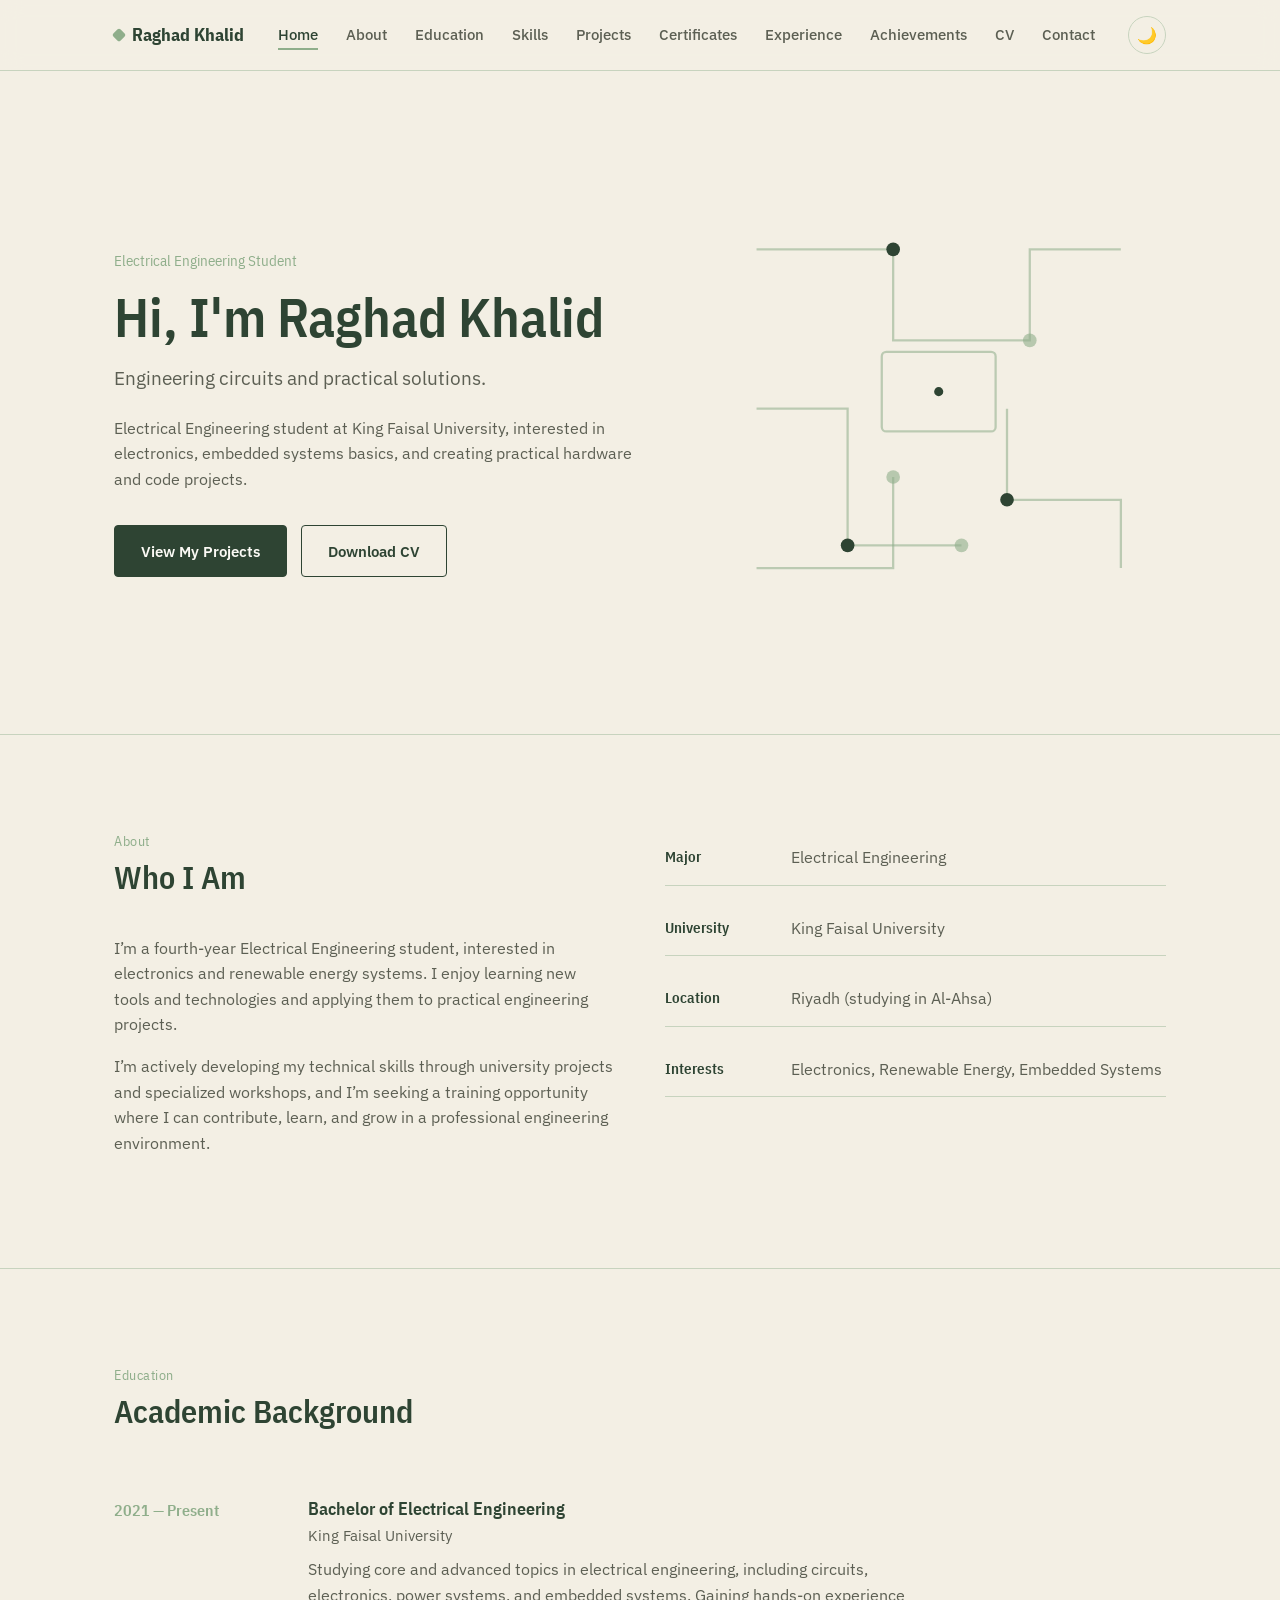
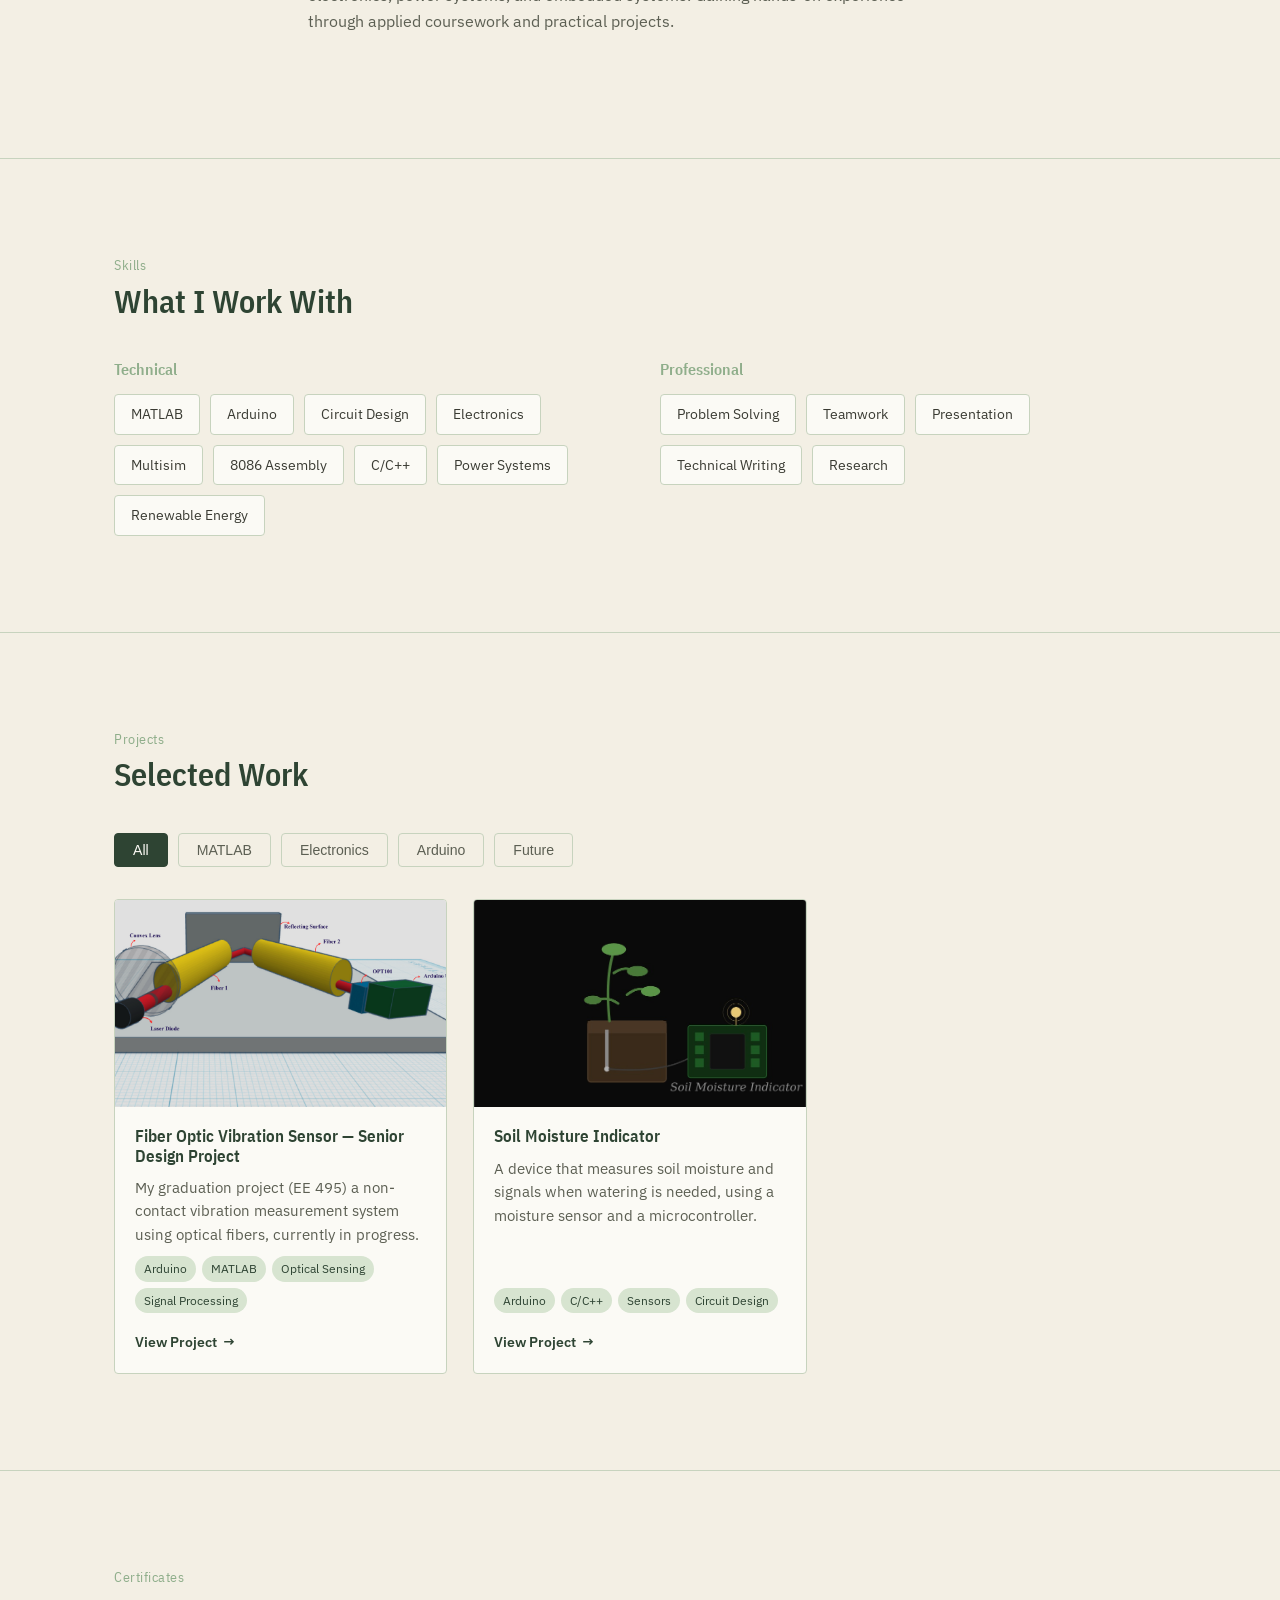
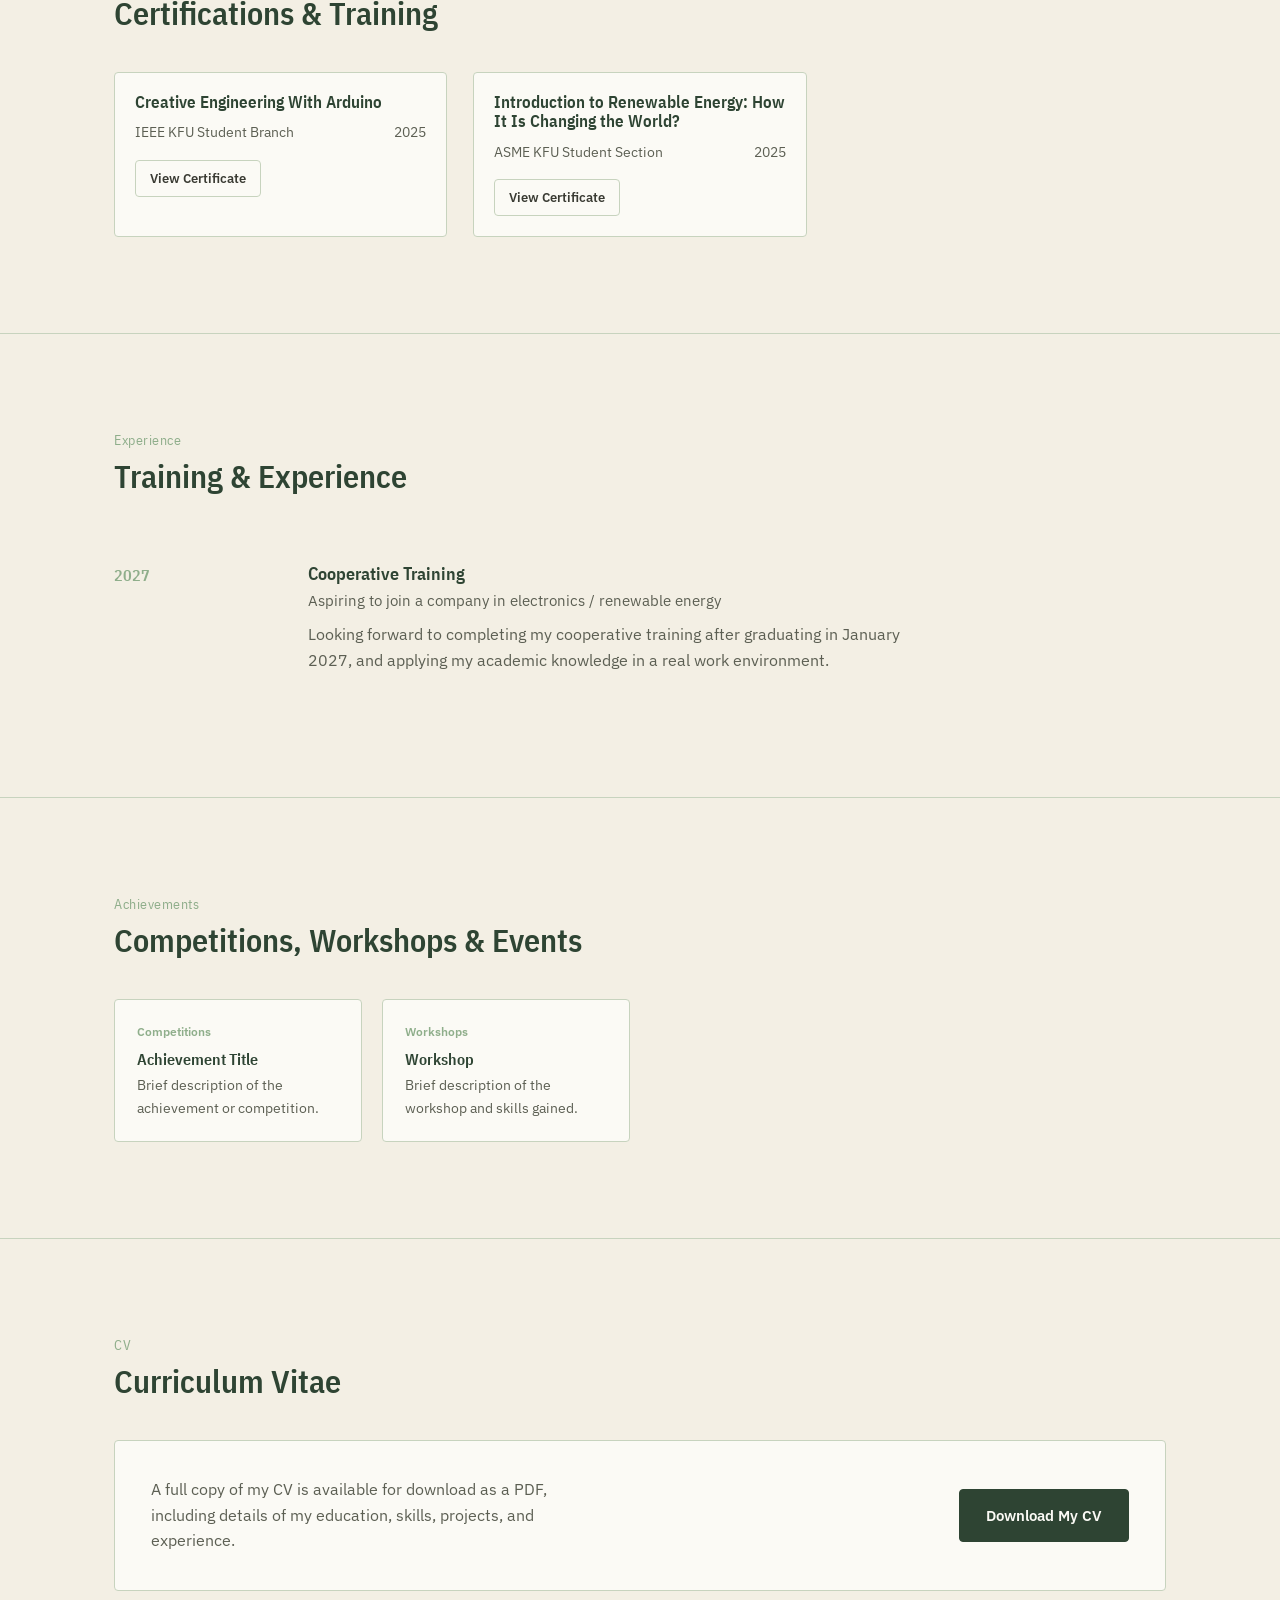
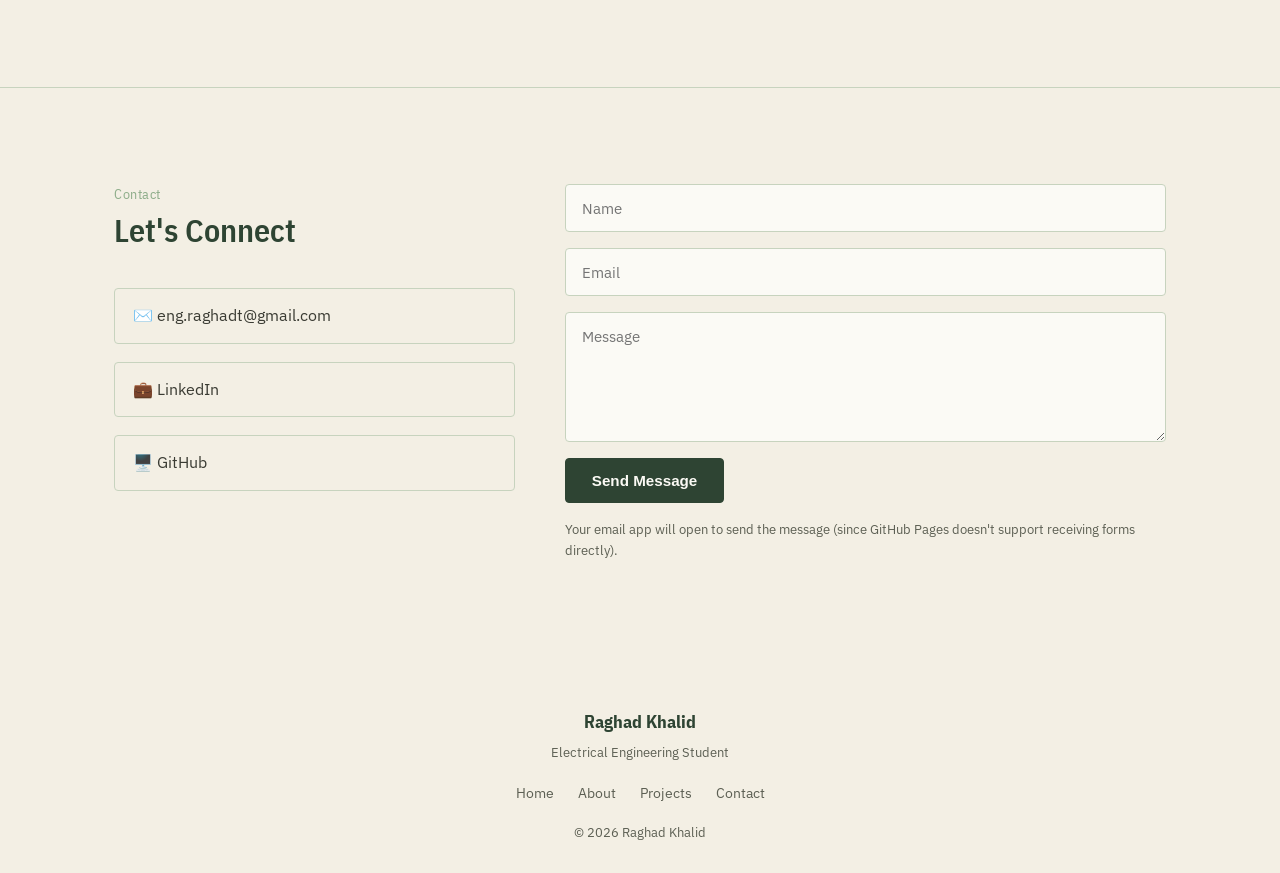
<file: index.html>
<!DOCTYPE html>
<html lang="en">
<head>
<meta charset="UTF-8">
<meta name="viewport" content="width=device-width, initial-scale=1.0">
<title>Raghad Khalid — Electrical Engineering Student</title>
<meta name="description" content="Portfolio & CV of Raghad Khalid, Electrical Engineering student at King Faisal University.">
<link rel="stylesheet" href="assets/css/style.css">
</head>
<body>

<!-- ===================== NAVBAR ===================== -->
<header class="navbar">
  <div class="nav-inner">
    <a href="#home" class="nav-brand"><span class="chip"></span> Raghad Khalid</a>
    <ul class="nav-links" id="navLinks">
      <li><a href="#home">Home</a></li>
      <li><a href="#about">About</a></li>
      <li><a href="#education">Education</a></li>
      <li><a href="#skills">Skills</a></li>
      <li><a href="#projects">Projects</a></li>
      <li><a href="#certificates">Certificates</a></li>
      <li><a href="#experience">Experience</a></li>
      <li><a href="#achievements">Achievements</a></li>
      <li><a href="#cv">CV</a></li>
      <li><a href="#contact">Contact</a></li>
    </ul>
    <div class="nav-actions">
      <button id="themeToggle" class="theme-toggle" aria-label="Toggle dark mode">🌙</button>
      <button id="menuToggle" class="menu-toggle" aria-label="Open menu">☰</button>
    </div>
  </div>
</header>

<!-- ===================== HERO ===================== -->
<section id="home" class="hero">
  <div class="container hero-grid">
    <div>
      <div class="hero-eyebrow">Electrical Engineering Student</div>
      <h1>Hi, I'm Raghad Khalid</h1>
      <p class="role">Engineering circuits and practical solutions.</p>
      <p class="bio">
        Electrical Engineering student at King Faisal University, interested in electronics, embedded systems basics, and creating practical hardware and code projects.
      </p>
      <div class="btn-row">
        <a href="#projects" class="btn btn-primary">View My Projects</a>
        <a href="assets/cv/Raghad-Khalid-CV.pdf" class="btn btn-outline" download>Download CV</a>
      </div>
    </div>
    <div class="hero-visual">
      <svg viewBox="0 0 400 400" width="100%" height="100%" aria-hidden="true">
        <defs>
          <style>
            .circuit-line{stroke:var(--accent);stroke-width:2;fill:none;opacity:0.55;}
            .circuit-dot{fill:var(--accent-strong);}
            .circuit-dot-soft{fill:var(--accent);opacity:0.6;}
          </style>
        </defs>
        <path class="circuit-line" d="M40 60 H160 V140 H280 V60 H360"></path>
        <path class="circuit-line" d="M40 200 H120 V320 H220"></path>
        <path class="circuit-line" d="M260 200 V280 H360 V340"></path>
        <path class="circuit-line" d="M40 340 H160 V260"></path>
        <circle class="circuit-dot" cx="160" cy="60" r="6"></circle>
        <circle class="circuit-dot-soft" cx="280" cy="140" r="6"></circle>
        <circle class="circuit-dot" cx="120" cy="320" r="6"></circle>
        <circle class="circuit-dot-soft" cx="220" cy="320" r="6"></circle>
        <circle class="circuit-dot" cx="260" cy="280" r="6"></circle>
        <circle class="circuit-dot-soft" cx="160" cy="260" r="6"></circle>
        <rect x="150" y="150" width="100" height="70" rx="4" class="circuit-line"></rect>
        <circle class="circuit-dot" cx="200" cy="185" r="4"></circle>
      </svg>
    </div>
  </div>
</section>

<!-- ===================== ABOUT ===================== -->
<section id="about">
  <div class="container about-grid">
    <div class="about-text reveal">
      <div class="section-label">About</div>
      <h2 class="section-title">Who I Am</h2>
      <p>
        I’m a fourth‑year Electrical Engineering student, interested in electronics and renewable energy systems. I enjoy learning new tools and technologies and applying them to practical engineering projects.
      </p>
      <p>
       I’m actively developing my technical skills through university projects and specialized workshops, and I’m seeking a training opportunity where I can contribute, learn, and grow in a professional engineering environment.
      </p>
    </div>
    <div class="info-list reveal">
      <div class="info-row"><span class="k">Major</span><span class="v">Electrical Engineering</span></div>
      <div class="info-row"><span class="k">University</span><span class="v">King Faisal University</span></div>
      <div class="info-row"><span class="k">Location</span><span class="v">Riyadh (studying in Al‑Ahsa)</span></div>
      <div class="info-row"><span class="k">Interests</span><span class="v">Electronics, Renewable Energy, Embedded Systems</span></div>
    </div>
  </div>
</section>

<!-- ===================== EDUCATION ===================== -->
<section id="education">
  <div class="container">
    <div class="section-label">Education</div>
    <h2 class="section-title">Academic Background</h2>
    <div class="timeline">
      <div class="timeline-item reveal in">
        <div class="timeline-date">2021 — Present</div>
        <div class="timeline-content">
          <h3>Bachelor of Electrical Engineering</h3>
          <div class="org">King Faisal University</div>
          <p>
            Studying core and advanced topics in electrical engineering, including circuits, electronics, power systems, and embedded systems. Gaining hands‑on experience through applied coursework and practical projects.
          </p>
        </div>
      </div>
    </div>
  </div>
</section>

<!-- ===================== SKILLS ===================== -->
<section id="skills">
  <div class="container">
    <div class="section-label">Skills</div>
    <h2 class="section-title">What I Work With</h2>
    <div class="skills-groups">
      <div class="skills-group reveal in">
        <h3>Technical</h3>
        <div class="skill-tags">
          <span class="skill-tag">MATLAB</span>
          <span class="skill-tag">Arduino</span>
          <span class="skill-tag">Circuit Design</span>
          <span class="skill-tag">Electronics</span>
          <span class="skill-tag">Multisim</span>
          <span class="skill-tag">8086 Assembly</span>
          <span class="skill-tag">C/C++</span>
          <span class="skill-tag">Power Systems</span>
          <span class="skill-tag">Renewable Energy</span>
        </div>
      </div>
      <div class="skills-group reveal in">
        <h3>Professional</h3>
        <div class="skill-tags">
          <span class="skill-tag">Problem Solving</span>
          <span class="skill-tag">Teamwork</span>
          <span class="skill-tag">Presentation</span>
          <span class="skill-tag">Technical Writing</span>
          <span class="skill-tag">Research</span>
        </div>
      </div>
    </div>
  </div>
</section>

<!-- ===================== PROJECTS ===================== -->
<section id="projects">
  <div class="container">
    <div class="section-label">Projects</div>
    <h2 class="section-title">Selected Work</h2>
    <div class="filter-bar">
      <button class="filter-btn active" data-filter="all">All</button>
      <button class="filter-btn" data-filter="matlab">MATLAB</button>
      <button class="filter-btn" data-filter="electronics">Electronics</button>
      <button class="filter-btn" data-filter="arduino">Arduino</button>
      <button class="filter-btn" data-filter="future">Future</button>
    </div>
    <div class="card-grid" id="projectsGrid"><!-- populated by JS from assets/js/data.js --></div>
  </div>
</section>

<!-- ===================== CERTIFICATES ===================== -->
<section id="certificates">
  <div class="container">
    <div class="section-label">Certificates</div>
    <h2 class="section-title">Certifications & Training</h2>
    <div class="card-grid" id="certificatesGrid"><!-- populated by JS --></div>
  </div>
</section>

<!-- ===================== EXPERIENCE ===================== -->
<section id="experience">
  <div class="container">
    <div class="section-label">Experience</div>
    <h2 class="section-title">Training & Experience</h2>
    <div class="timeline" id="experienceTimeline"><!-- populated by JS --></div>
  </div>
</section>

<!-- ===================== ACHIEVEMENTS ===================== -->
<section id="achievements">
  <div class="container">
    <div class="section-label">Achievements</div>
    <h2 class="section-title">Competitions, Workshops & Events</h2>
    <div class="ach-grid" id="achievementsGrid"><!-- populated by JS --></div>
  </div>
</section>

<!-- ===================== CV ===================== -->
<section id="cv">
  <div class="container">
    <div class="section-label">CV</div>
    <h2 class="section-title">Curriculum Vitae</h2>
    <div class="cv-box reveal in">
      <p>
        A full copy of my CV is available for download as a PDF, including details of my
        education, skills, projects, and experience.
      </p>
      <a href="assets/cv/Raghad-Khalid-CV.pdf" class="btn btn-primary" download>Download My CV</a>
    </div>
  </div>
</section>

<!-- ===================== CONTACT ===================== -->
<section id="contact" style="border-bottom:none;">
  <div class="container contact-grid">
    <div class="reveal in">
      <div class="section-label">Contact</div>
      <h2 class="section-title">Let's Connect</h2>
      <div class="contact-links">
        <a href="mailto:eng.raghadt@gmail.com">✉️ eng.raghadt@gmail.com</a>
        <a href="https://linkedin.com/in/your-profile" target="_blank" rel="noopener">💼 LinkedIn</a>
        <a href="https://github.com/your-username" target="_blank" rel="noopener">🖥️ GitHub</a>
      </div>
    </div>
    <form class="contact-form reveal in" id="contactForm">
      <input type="text" id="cf-name" placeholder="Name" required>
      <input type="email" id="cf-email" placeholder="Email" required>
      <textarea id="cf-message" placeholder="Message" required></textarea>
      <button type="submit" class="btn btn-primary">Send Message</button>
      <p class="form-note">Your email app will open to send the message (since GitHub Pages doesn't support receiving forms directly).</p>
    </form>
  </div>
</section>

<!-- ===================== FOOTER ===================== -->
<footer>
  <div class="container">
    <div class="nav-brand" style="justify-content:center;">Raghad Khalid</div>
    <p class="copy" style="margin-top:6px;">Electrical Engineering Student</p>
    <div class="foot-links">
      <a href="#home">Home</a>
      <a href="#about">About</a>
      <a href="#projects">Projects</a>
      <a href="#contact">Contact</a>
    </div>
    <p class="copy">© 2026 Raghad Khalid</p>
  </div>
</footer>

<button id="backToTop" aria-label="Back to top">↑</button>

<script src="assets/js/data.js"></script>
<script src="assets/js/main.js"></script>
</body>
</html>
</file>
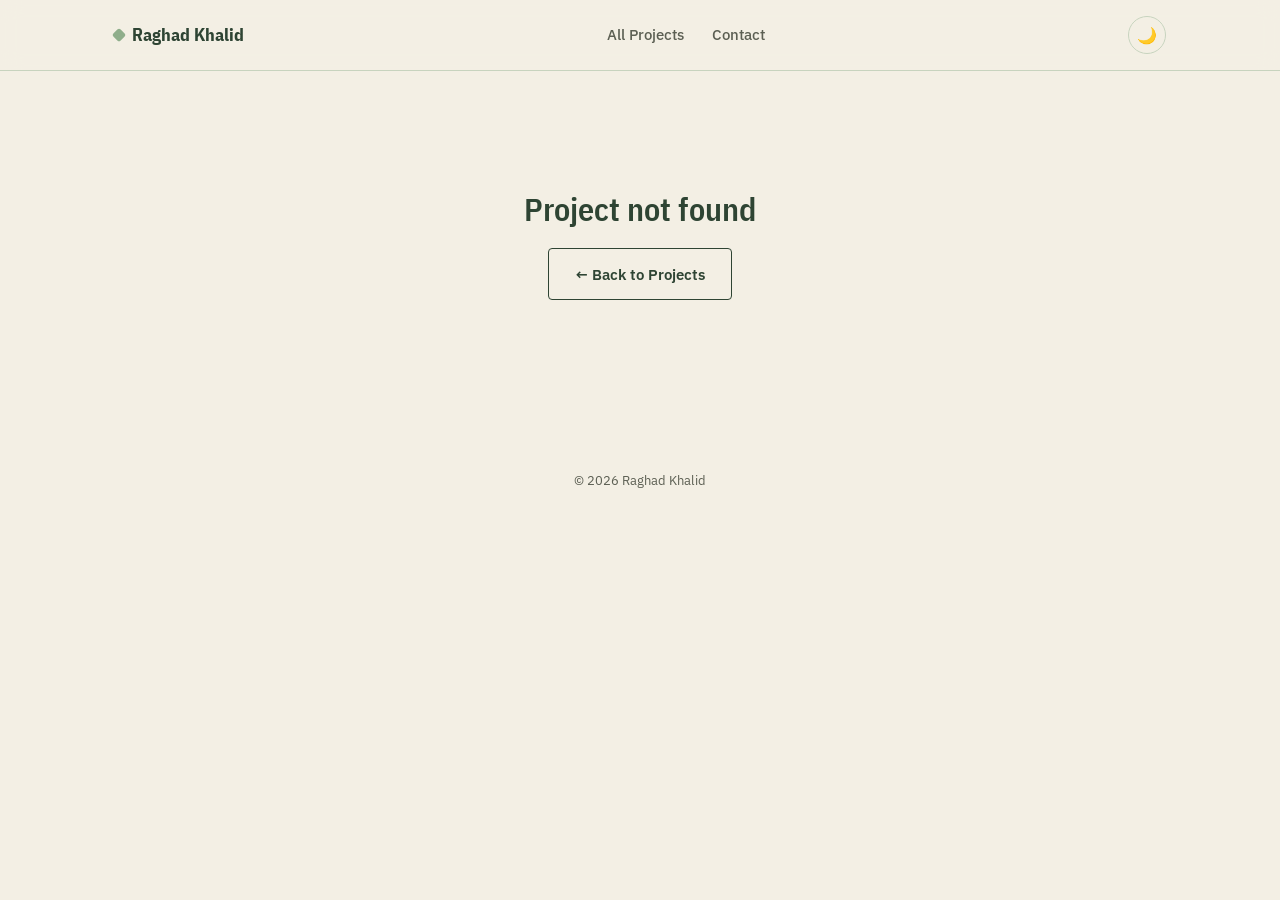
<file: project.html>
<!DOCTYPE html>
<html lang="en">
<head>
<meta charset="UTF-8">
<meta name="viewport" content="width=device-width, initial-scale=1.0">
<title>Project — Raghad Khalid</title>
<link rel="stylesheet" href="assets/css/style.css">
</head>
<body>

<header class="navbar">
  <div class="nav-inner">
    <a href="index.html#home" class="nav-brand"><span class="chip"></span> Raghad Khalid</a>
    <ul class="nav-links" id="navLinks">
      <li><a href="index.html#projects">All Projects</a></li>
      <li><a href="index.html#contact">Contact</a></li>
    </ul>
    <div class="nav-actions">
      <button id="themeToggle" class="theme-toggle" aria-label="Toggle dark mode">🌙</button>
      <button id="menuToggle" class="menu-toggle" aria-label="Open menu">☰</button>
    </div>
  </div>
</header>

<div id="projectDetail" class="detail-hero">
  <div class="container">
    <a href="index.html#projects" class="back-link">← Back to Projects</a>
    <div class="section-label" id="detailCategory"></div>
    <h1 class="detail-title" id="detailTitle"></h1>

    <div class="detail-cover" id="detailCover"></div>

    <div class="detail-block">
      <h2>Tools & Components Used</h2>
      <div class="tool-tags" id="detailTools"></div>
    </div>

    <div class="detail-block">
      <h2>Problem</h2>
      <p id="detailProblem"></p>
    </div>

    <div class="detail-block">
      <h2>Idea</h2>
      <p id="detailIdea"></p>
    </div>

    <div class="detail-block">
      <h2>How It Works</h2>
      <p id="detailHow"></p>
    </div>

    <div class="detail-block">
      <h2>Components</h2>
      <ul id="detailComponents"></ul>
    </div>

    <div class="detail-block">
      <h2>My Role</h2>
      <p id="detailRole"></p>
    </div>

    <div class="detail-block">
      <h2>Results</h2>
      <p id="detailResults"></p>
    </div>

    <div class="detail-block" id="photosBlock">
      <h2>Project Photos</h2>
      <div class="photo-grid" id="detailPhotos"></div>
    </div>
  </div>
</div>

<div id="projectNotFound" class="not-found container" style="display:none;">
  <h1>Project not found</h1>
  <p><a href="index.html#projects" class="btn btn-outline" style="margin-top:20px;">← Back to Projects</a></p>
</div>

<footer>
  <div class="container">
    <p class="copy">© 2026 Raghad Khalid</p>
  </div>
</footer>

<button id="backToTop" aria-label="Back to top">↑</button>

<script src="assets/js/data.js"></script>
<script src="assets/js/main.js"></script>
<script src="assets/js/project-detail.js"></script>
</body>
</html>
</file>
<file: assets/css/style.css>
/* =========================================================
   Raghad Khalid — Electrical Engineering Portfolio
   ========================================================= */

@import url('https://fonts.googleapis.com/css2?family=IBM+Plex+Sans+Condensed:wght@500;600;700&family=IBM+Plex+Sans:wght@400;500;600&display=swap');

:root{
  /* ---- Light mode palette ---- */
  --cream:        #F3EFE4;
  --sage-light:   #D7E4D0;
  --sage:         #8FAE8B;
  --green-dark:   #2E4433;
  --text-dark:    #3A3B33;

  --bg:           var(--cream);
  --bg-alt:       var(--sage-light);
  --surface:      #FBFAF5;
  --accent:       var(--sage);
  --accent-strong:var(--green-dark);
  --text:         var(--text-dark);
  --text-soft:    #5C5F53;
  --border:       #C7D3BE;

  --font-head: 'IBM Plex Sans Condensed', sans-serif;
  --font-body: 'IBM Plex Sans', sans-serif;

  --radius: 4px;
  --transition: 0.35s ease;
}

[data-theme="dark"]{
  --bg:            #1B2620;
  --bg-alt:        #223129;
  --surface:       #223129;
  --accent:        #8FCB9B;
  --accent-strong: #8FCB9B;
  --text:          #F0EDE1;
  --text-soft:     #B9C4B4;
  --border:        #354A3D;
}

*{margin:0;padding:0;box-sizing:border-box;}

html{scroll-behavior:smooth;}

body{
  background:var(--bg);
  color:var(--text);
  font-family:var(--font-body);
  line-height:1.6;
  transition:background var(--transition), color var(--transition);
  overflow-x:hidden;
}

h1,h2,h3,h4{
  font-family:var(--font-head);
  color:var(--accent-strong);
  font-weight:600;
  line-height:1.15;
}

a{color:inherit;text-decoration:none;}

img{max-width:100%;display:block;}

.container{
  max-width:1100px;
  margin:0 auto;
  padding:0 24px;
}

section{
  padding:96px 0;
  border-bottom:1px solid var(--border);
}

.section-label{
  font-family:var(--font-head);
  font-size:0.85rem;
  letter-spacing:0.04em;
  color:var(--accent);
  margin-bottom:6px;
}

.section-title{
  font-size:2rem;
  margin-bottom:40px;
  max-width:32ch;
}

/* =========================================================
   NAVBAR
   ========================================================= */
.navbar{
  position:sticky;
  top:0;
  z-index:100;
  background:color-mix(in srgb, var(--bg) 88%, transparent);
  backdrop-filter:blur(10px);
  border-bottom:1px solid var(--border);
}

.nav-inner{
  display:flex;
  align-items:center;
  justify-content:space-between;
  padding:16px 24px;
  max-width:1100px;
  margin:0 auto;
}

.nav-brand{
  font-family:var(--font-head);
  font-weight:700;
  font-size:1.15rem;
  color:var(--accent-strong);
  display:flex;
  align-items:center;
  gap:8px;
}

.nav-brand .chip{
  width:10px;height:10px;
  background:var(--accent);
  border-radius:2px;
  transform:rotate(45deg);
  display:inline-block;
}

.nav-links{
  display:flex;
  gap:28px;
  list-style:none;
}

.nav-links a{
  font-size:0.95rem;
  font-weight:500;
  color:var(--text-soft);
  position:relative;
  padding:4px 0;
  transition:color var(--transition);
}

.nav-links a:hover,
.nav-links a.active{
  color:var(--accent-strong);
}

.nav-links a::after{
  content:"";
  position:absolute;
  left:0;bottom:-2px;
  width:0;height:2px;
  background:var(--accent);
  transition:width var(--transition);
}

.nav-links a:hover::after,
.nav-links a.active::after{width:100%;}

.nav-actions{
  display:flex;
  align-items:center;
  gap:14px;
}

.theme-toggle{
  background:none;
  border:1px solid var(--border);
  border-radius:50%;
  width:38px;height:38px;
  font-size:1rem;
  cursor:pointer;
  display:flex;align-items:center;justify-content:center;
  transition:background var(--transition), transform var(--transition);
}
.theme-toggle:hover{background:var(--bg-alt);transform:rotate(15deg);}

.menu-toggle{
  display:none;
  background:none;
  border:none;
  font-size:1.5rem;
  cursor:pointer;
  color:var(--accent-strong);
}

@media (max-width:820px){
  .nav-links{
    position:fixed;
    top:66px;left:0;right:0;
    background:var(--surface);
    flex-direction:column;
    gap:0;
    max-height:0;
    overflow:hidden;
    border-bottom:1px solid var(--border);
    transition:max-height var(--transition);
  }
  .nav-links.open{max-height:520px;}
  .nav-links li{width:100%;}
  .nav-links a{
    display:block;
    padding:14px 24px;
    border-bottom:1px solid var(--border);
  }
  .menu-toggle{display:block;}
}

/* =========================================================
   HERO
   ========================================================= */
.hero{
  position:relative;
  padding:110px 0 90px;
  overflow:hidden;
  border-bottom:1px solid var(--border);
}

.hero-grid{
  display:grid;
  grid-template-columns:1.1fr 0.9fr;
  gap:40px;
  align-items:center;
}

.hero-eyebrow{
  font-family:var(--font-head);
  color:var(--accent);
  font-size:0.95rem;
  margin-bottom:14px;
}

.hero h1{
  font-size:clamp(2.2rem, 5vw, 3.4rem);
  margin-bottom:14px;
}

.hero .role{
  font-size:1.2rem;
  color:var(--text-soft);
  margin-bottom:22px;
}

.hero p.bio{
  max-width:52ch;
  color:var(--text-soft);
  margin-bottom:32px;
}

.btn-row{display:flex;gap:14px;flex-wrap:wrap;}

.btn{
  display:inline-flex;
  align-items:center;
  gap:8px;
  padding:13px 26px;
  border-radius:var(--radius);
  font-weight:600;
  font-size:0.95rem;
  cursor:pointer;
  border:1.5px solid var(--accent-strong);
  transition:transform var(--transition), background var(--transition), color var(--transition);
}

.btn-primary{
  background:var(--accent-strong);
  color:var(--surface);
}
.btn-primary:hover{transform:translateY(-2px);}

.btn-outline{
  background:transparent;
  color:var(--accent-strong);
}
.btn-outline:hover{background:var(--bg-alt);transform:translateY(-2px);}

.hero-visual{
  position:relative;
  aspect-ratio:1/1;
}

/* =========================================================
   ABOUT
   ========================================================= */
.about-grid{
  display:grid;
  grid-template-columns:1fr 1fr;
  gap:50px;
  align-items:start;
}

.about-text p{color:var(--text-soft);margin-bottom:16px;max-width:56ch;}

.info-list{
  display:flex;
  flex-direction:column;
  gap:16px;
}

.info-row{
  display:flex;
  gap:16px;
  padding:14px 0;
  border-bottom:1px solid var(--border);
}

.info-row .k{
  min-width:110px;
  font-family:var(--font-head);
  color:var(--accent-strong);
  font-weight:600;
  font-size:0.92rem;
}
.info-row .v{color:var(--text-soft);}

/* =========================================================
   EDUCATION / EXPERIENCE (timeline)
   ========================================================= */
.timeline{
  display:flex;
  flex-direction:column;
  gap:0;
}

.timeline-item{
  display:grid;
  grid-template-columns:170px 1fr;
  gap:24px;
  padding:28px 0;
  border-top:1px solid var(--border);
}
.timeline-item:first-child{border-top:none;}

.timeline-date{
  font-family:var(--font-head);
  color:var(--accent);
  font-weight:600;
}

.timeline-content h3{font-size:1.15rem;margin-bottom:4px;}
.timeline-content .org{color:var(--text-soft);font-size:0.95rem;margin-bottom:10px;}
.timeline-content p{color:var(--text-soft);max-width:60ch;}

@media (max-width:640px){
  .timeline-item{grid-template-columns:1fr;gap:6px;}
}

/* =========================================================
   SKILLS
   ========================================================= */
.skills-groups{
  display:grid;
  grid-template-columns:1fr 1fr;
  gap:40px;
}

.skills-group h3{
  font-size:1rem;
  margin-bottom:16px;
  color:var(--accent);
}

.skill-tags{
  display:flex;
  flex-wrap:wrap;
  gap:10px;
}

.skill-tag{
  padding:8px 16px;
  border:1px solid var(--border);
  border-radius:var(--radius);
  font-size:0.88rem;
  background:var(--surface);
  color:var(--text);
  transition:border-color var(--transition), transform var(--transition);
}
.skill-tag:hover{border-color:var(--accent);transform:translateY(-2px);}

@media (max-width:640px){.skills-groups{grid-template-columns:1fr;}}

/* =========================================================
   CARDS (projects / certificates / achievements)
   ========================================================= */
.filter-bar{
  display:flex;
  gap:10px;
  flex-wrap:wrap;
  margin-bottom:32px;
}

.filter-btn{
  padding:8px 18px;
  border:1px solid var(--border);
  background:transparent;
  border-radius:var(--radius);
  cursor:pointer;
  font-size:0.88rem;
  color:var(--text-soft);
  transition:all var(--transition);
}
.filter-btn.active,
.filter-btn:hover{
  background:var(--accent-strong);
  color:var(--surface);
  border-color:var(--accent-strong);
}

.card-grid{
  display:grid;
  grid-template-columns:repeat(auto-fill, minmax(280px,1fr));
  gap:26px;
}

.card{
  background:var(--surface);
  border:1px solid var(--border);
  border-radius:var(--radius);
  overflow:hidden;
  display:flex;
  flex-direction:column;
  transition:transform var(--transition), border-color var(--transition);
}
.card:hover{transform:translateY(-4px);border-color:var(--accent);}

.card-img{
  aspect-ratio:16/10;
  background:var(--bg-alt);
  display:flex;align-items:center;justify-content:center;
  color:var(--text-soft);
  font-size:0.8rem;
  overflow:hidden;
}
.card-img img{width:100%;height:100%;object-fit:cover;}

.card-body{padding:20px;display:flex;flex-direction:column;gap:10px;flex:1;}
.card-body h3{font-size:1.05rem;}
.card-body p{color:var(--text-soft);font-size:0.92rem;flex:1;}

.tool-tags{display:flex;flex-wrap:wrap;gap:6px;}
.tool-tags span{
  font-size:0.75rem;
  padding:3px 9px;
  background:var(--bg-alt);
  border-radius:20px;
  color:var(--accent-strong);
}

.card-link{
  margin-top:8px;
  font-weight:600;
  font-size:0.88rem;
  color:var(--accent-strong);
  display:inline-flex;
  align-items:center;
  gap:6px;
}
.card-link .arrow{transition:transform var(--transition);}
.card:hover .card-link .arrow{transform:translateX(4px);}

.meta-row{display:flex;justify-content:space-between;color:var(--text-soft);font-size:0.85rem;}

/* certificate view button */
.card-actions{display:flex;gap:10px;margin-top:6px;}
.card-actions a{
  font-size:0.82rem;
  font-weight:600;
  padding:7px 14px;
  border:1px solid var(--border);
  border-radius:var(--radius);
  color:var(--text);
}
.card-actions a:hover{border-color:var(--accent);color:var(--accent-strong);}

/* =========================================================
   ACHIEVEMENTS
   ========================================================= */
.ach-grid{
  display:grid;
  grid-template-columns:repeat(auto-fill,minmax(240px,1fr));
  gap:20px;
}
.ach-item{
  border:1px solid var(--border);
  border-radius:var(--radius);
  padding:22px;
  background:var(--surface);
}
.ach-item .cat{font-size:0.78rem;color:var(--accent);font-weight:600;margin-bottom:8px;}
.ach-item h4{font-size:1rem;margin-bottom:6px;}
.ach-item p{font-size:0.88rem;color:var(--text-soft);}

/* =========================================================
   CV SECTION
   ========================================================= */
.cv-box{
  display:flex;
  align-items:center;
  justify-content:space-between;
  flex-wrap:wrap;
  gap:24px;
  background:var(--surface);
  border:1px solid var(--border);
  border-radius:var(--radius);
  padding:36px;
}
.cv-box p{color:var(--text-soft);max-width:46ch;}

/* =========================================================
   CONTACT
   ========================================================= */
.contact-grid{
  display:grid;
  grid-template-columns:0.8fr 1.2fr;
  gap:50px;
}

.contact-links{display:flex;flex-direction:column;gap:18px;}
.contact-links a{
  display:flex;align-items:center;gap:12px;
  padding:14px 18px;
  border:1px solid var(--border);
  border-radius:var(--radius);
  color:var(--text);
  transition:border-color var(--transition), color var(--transition);
}
.contact-links a:hover{border-color:var(--accent);color:var(--accent-strong);}

form.contact-form{display:flex;flex-direction:column;gap:16px;}
.contact-form input,
.contact-form textarea{
  width:100%;
  padding:13px 16px;
  border:1px solid var(--border);
  border-radius:var(--radius);
  background:var(--surface);
  color:var(--text);
  font-family:var(--font-body);
  font-size:0.95rem;
}
.contact-form textarea{min-height:130px;resize:vertical;}
.contact-form button{align-self:flex-start;}
.form-note{font-size:0.82rem;color:var(--text-soft);}

@media (max-width:820px){
  .contact-grid,.about-grid,.hero-grid{grid-template-columns:1fr;}
  .hero-visual{order:-1;max-width:280px;margin:0 auto;}
}

/* =========================================================
   FOOTER
   ========================================================= */
footer{
  padding:50px 0 30px;
  text-align:center;
}
footer .foot-links{
  display:flex;
  justify-content:center;
  gap:24px;
  margin:18px 0;
  flex-wrap:wrap;
}
footer .foot-links a{color:var(--text-soft);font-size:0.9rem;}
footer .foot-links a:hover{color:var(--accent-strong);}
footer .copy{color:var(--text-soft);font-size:0.82rem;}

/* =========================================================
   BACK TO TOP
   ========================================================= */
#backToTop{
  position:fixed;
  bottom:26px;
  right:26px;
  width:46px;height:46px;
  border-radius:50%;
  background:var(--accent-strong);
  color:var(--surface);
  border:none;
  font-size:1.1rem;
  cursor:pointer;
  display:flex;align-items:center;justify-content:center;
  opacity:0;
  pointer-events:none;
  transform:translateY(10px);
  transition:opacity var(--transition), transform var(--transition);
  z-index:99;
}
#backToTop.show{opacity:1;pointer-events:auto;transform:translateY(0);}

/* =========================================================
   REVEAL ANIMATION
   ========================================================= */
.reveal{
  opacity:0;
  transform:translateY(18px);
  transition:opacity 0.6s ease, transform 0.6s ease;
}
.reveal.in{opacity:1;transform:translateY(0);}

@media (prefers-reduced-motion: reduce){
  *{transition:none !important; scroll-behavior:auto !important;}
  .reveal{opacity:1;transform:none;}
}

/* =========================================================
   PROJECT DETAIL PAGE
   ========================================================= */
.detail-hero{padding:60px 0 20px;}
.back-link{color:var(--accent-strong);font-weight:600;font-size:0.9rem;}
.detail-title{font-size:2.2rem;margin:14px 0 6px;}
.detail-sub{color:var(--text-soft);margin-bottom:26px;}

.detail-cover{
  width:100%;
  aspect-ratio:16/7;
  background:var(--bg-alt);
  border-radius:var(--radius);
  overflow:hidden;
  margin-bottom:40px;
}
.detail-cover img{width:100%;height:100%;object-fit:cover;}

.detail-block{margin-bottom:36px;}
.detail-block h2{font-size:1.2rem;margin-bottom:10px;color:var(--accent-strong);}
.detail-block p{color:var(--text-soft);max-width:70ch;}
.detail-block ul{color:var(--text-soft);padding-inline-start:20px;}
.detail-block li{margin-bottom:6px;}

.photo-grid{
  display:grid;
  grid-template-columns:repeat(auto-fill,minmax(220px,1fr));
  gap:16px;
}
.photo-grid img{border-radius:var(--radius);border:1px solid var(--border);}

.not-found{padding:120px 0;text-align:center;}

/* Focus visibility */
a:focus-visible, button:focus-visible, input:focus-visible, textarea:focus-visible{
  outline:2px solid var(--accent);
  outline-offset:2px;
}

[dir="rtl"] .nav-links a::after{left:auto;right:0;}
</file>
